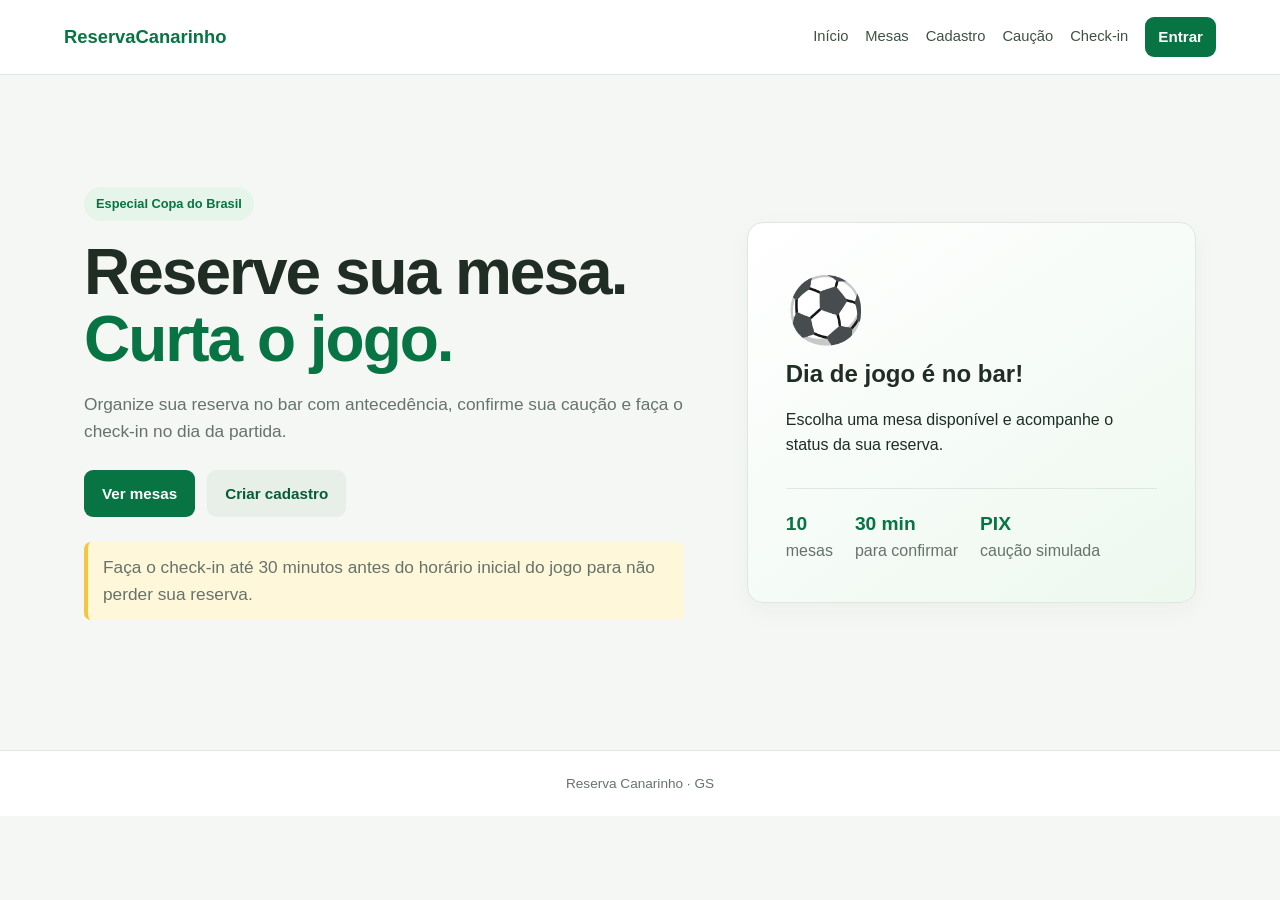
<file: index.html>
<!DOCTYPE html>
<html lang="en">
<head>
    <meta charset="UTF-8">
    <meta name="viewport" content="width=device-width, initial-scale=1.0">
    <title>ReservaCanarinho </title>
    <link rel="stylesheet" href="style.css">
    <script src="script.js" defer></script>
</head>
<body>
       <header class="topo">
        <a class="marca" href="index.html"> ReservaCanarinho</a>

        <nav>
            <a href="index.html">Início</a>
            <a href="mesas.html">Mesas</a>
            <a href="clientes.html">Cadastro</a>
            <a href="pagamento.html">Caução</a>
            <a href="checkin.html">Check-in</a>
            <a href="login.html" class="botao pequeno">Entrar</a>
        </nav>
    </header>

    <main class="hero">
        <section class="hero-texto">
            <span class="etiqueta">Especial Copa do Brasil</span>

            <h1>Reserve sua mesa.<br>
                <span>Curta o jogo.</span>
            </h1>

            <p>
                Organize sua reserva no bar com antecedência,
                confirme sua caução e faça o check-in no dia da partida.
            </p>

            <div class="acoes">
                <a class="botao" href="mesas.html">Ver mesas</a>
                <a class="botao secundario" href="clientes.html">
                    Criar cadastro
                </a>
            </div>

            <p class="aviso">
                Faça o check-in até 30 minutos antes do horário
                inicial do jogo para não perder sua reserva.
            </p>
        </section>

        <section class="cartao destaque">
            <div class="bola">⚽</div>
            <h2>Dia de jogo é no bar!</h2>

            <p>
                Escolha uma mesa disponível e acompanhe
                o status da sua reserva.
            </p>

            <div class="mini-estatisticas">
                <div>
                    <strong>10</strong>
                    <span>mesas</span>
                </div>

                <div>
                    <strong>30 min</strong>
                    <span>para confirmar</span>
                </div>

                <div>
                    <strong>PIX</strong>
                    <span>caução simulada</span>
                </div>
            </div>
        </section>
    </main>

    <footer>
        Reserva Canarinho · GS
    </footer>
</body>
</html>
</body>
</html>
</file>
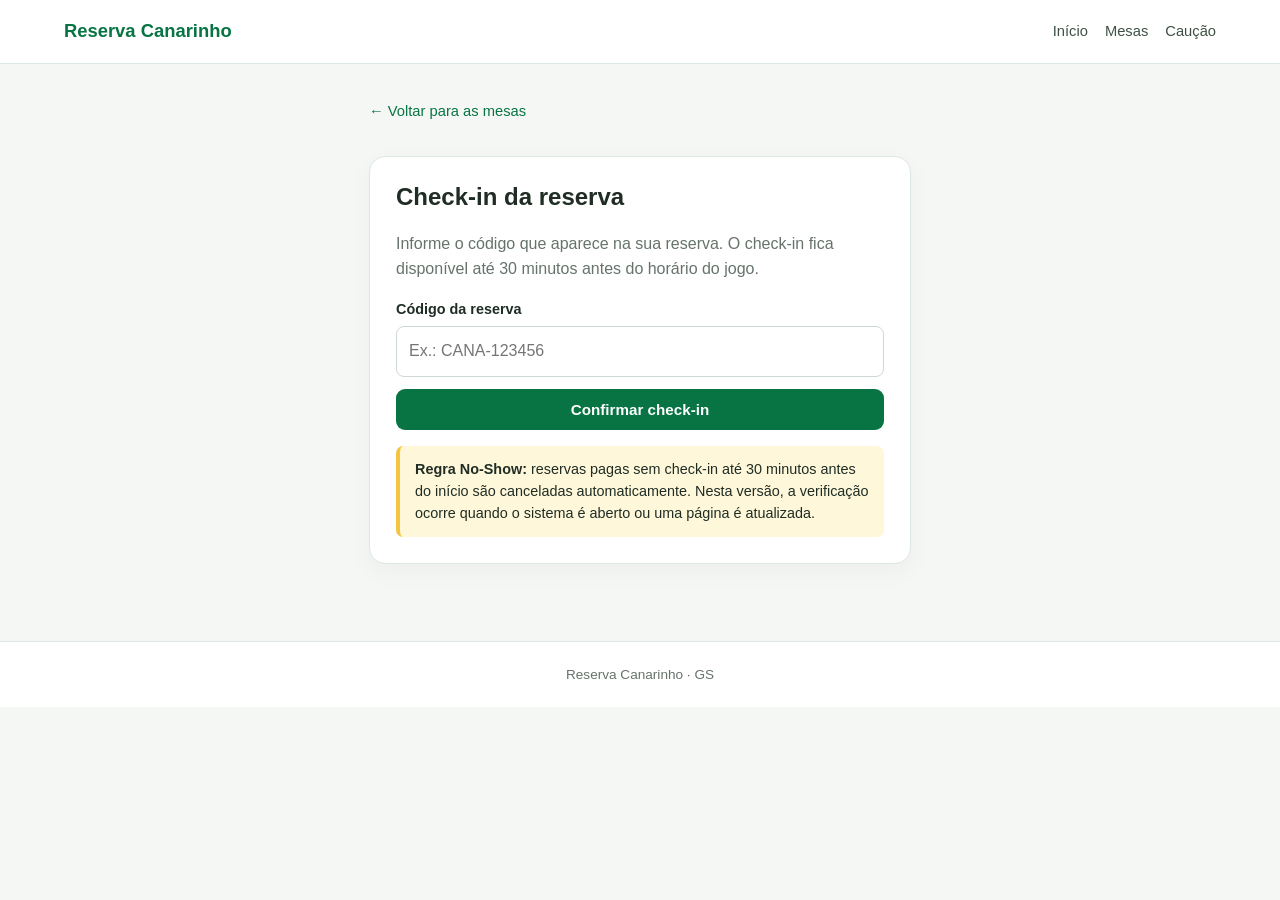
<file: checkin.html>
<!DOCTYPE html>
<html lang="en">
<head>
    <meta charset="UTF-8">
    <meta name="viewport" content="width=device-width, initial-scale=1.0">
    <title>Check-in </title>
      <link rel="stylesheet" href="style.css">
    <script src="script.js" defer></script>
</head>
<body>
       <header class="topo">
        <a class="marca" href="index.html"> Reserva Canarinho</a>

        <nav>
            <a href="index.html">Início</a>
            <a href="mesas.html">Mesas</a>
            <a href="pagamento.html">Caução</a>
        </nav>
    </header>

    <main class="container estreito">
        <a class="voltar" href="mesas.html">← Voltar para as mesas</a>

        <section class="cartao">
            <h1>Check-in da reserva</h1>

            <p class="muted">
                Informe o código que aparece na sua reserva.
                O check-in fica disponível até 30 minutos antes
                do horário do jogo.
            </p>

            <form id="formCheckin">
                <label for="codigoCheckin">Código da reserva</label>

                <input
                    id="codigoCheckin"
                    required
                    placeholder="Ex.: CANA-123456"
                >

                <button class="botao largura-total" type="submit">
                    Confirmar check-in
                </button>
            </form>

            <p id="mensagemCheckin" class="mensagem"
               aria-live="polite"></p>

            <div class="alerta">
                <strong>Regra No-Show:</strong>
                reservas pagas sem check-in até 30 minutos antes
                do início são canceladas automaticamente.
                Nesta versão, a verificação ocorre quando o sistema
                é aberto ou uma página é atualizada.
            </div>
        </section>
    </main>

    <footer>
        Reserva Canarinho · GS
    </footer>
</body>
</html>
</file>
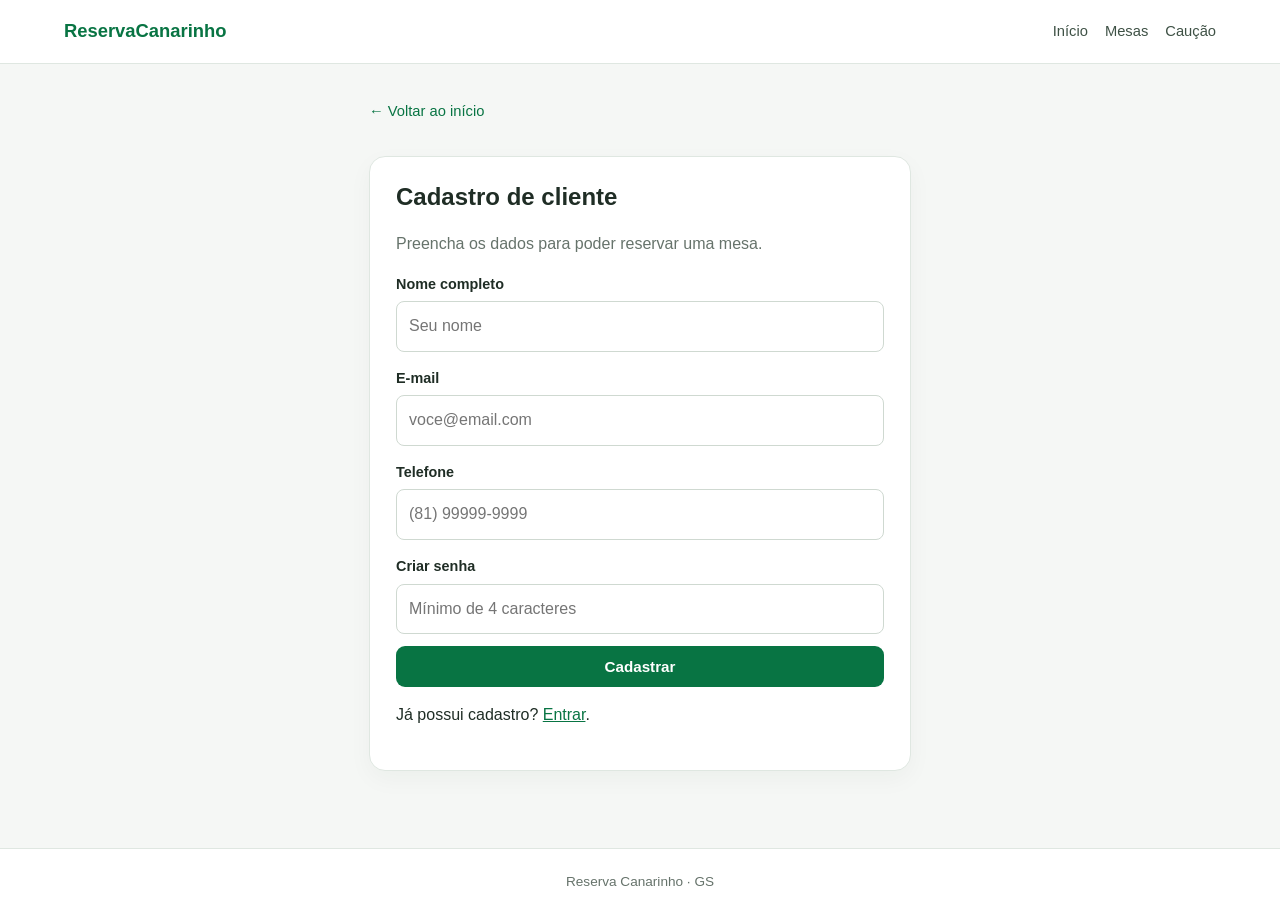
<file: clientes.html>
<!DOCTYPE html>
<html lang="en">
<head>
    <meta charset="UTF-8">
    <meta name="viewport" content="width=device-width, initial-scale=1.0">
    <title>Cadastro de clientes</title>
        <link rel="stylesheet" href="style.css">
    <script src="script.js" defer></script>
</head>
<body>
       <header class="topo">
        <a class="marca" href="index.html"> ReservaCanarinho</a>

        <nav>
            <a href="index.html">Início</a>
            <a href="mesas.html">Mesas</a>
            <a href="pagamento.html">Caução</a>
        </nav>
    </header>

    <main class="container estreito">
        <a class="voltar" href="index.html">← Voltar ao início</a>

        <section class="cartao">
            <h1>Cadastro de cliente</h1>

            <p class="muted">
                Preencha os dados para poder reservar uma mesa.
            </p>

            <form id="formCadastro">
                <label for="nome">Nome completo</label>
                <input
                    id="nome"
                    required
                    maxlength="80"
                    placeholder="Seu nome"
                >

                <label for="email">E-mail</label>
                <input
                    id="email"
                    type="email"
                    required
                    placeholder="voce@email.com"
                >

                <label for="telefone">Telefone</label>
                <input
                    id="telefone"
                    type="tel"
                    required
                    placeholder="(81) 99999-9999"
                >

                <label for="senha">Criar senha</label>
                <input
                    id="senha"
                    type="password"
                    required
                    minlength="4"
                    placeholder="Mínimo de 4 caracteres"
                >

                <button class="botao largura-total" type="submit">
                    Cadastrar
                </button>
            </form>

            <p id="mensagemCadastro" class="mensagem" aria-live="polite"></p>

            <p>
                Já possui cadastro?
                <a href="login.html">Entrar</a>.
            </p>
        </section>
    </main>

    <footer>
        Reserva Canarinho · GS
    </footer>
</body>
</html>
</file>
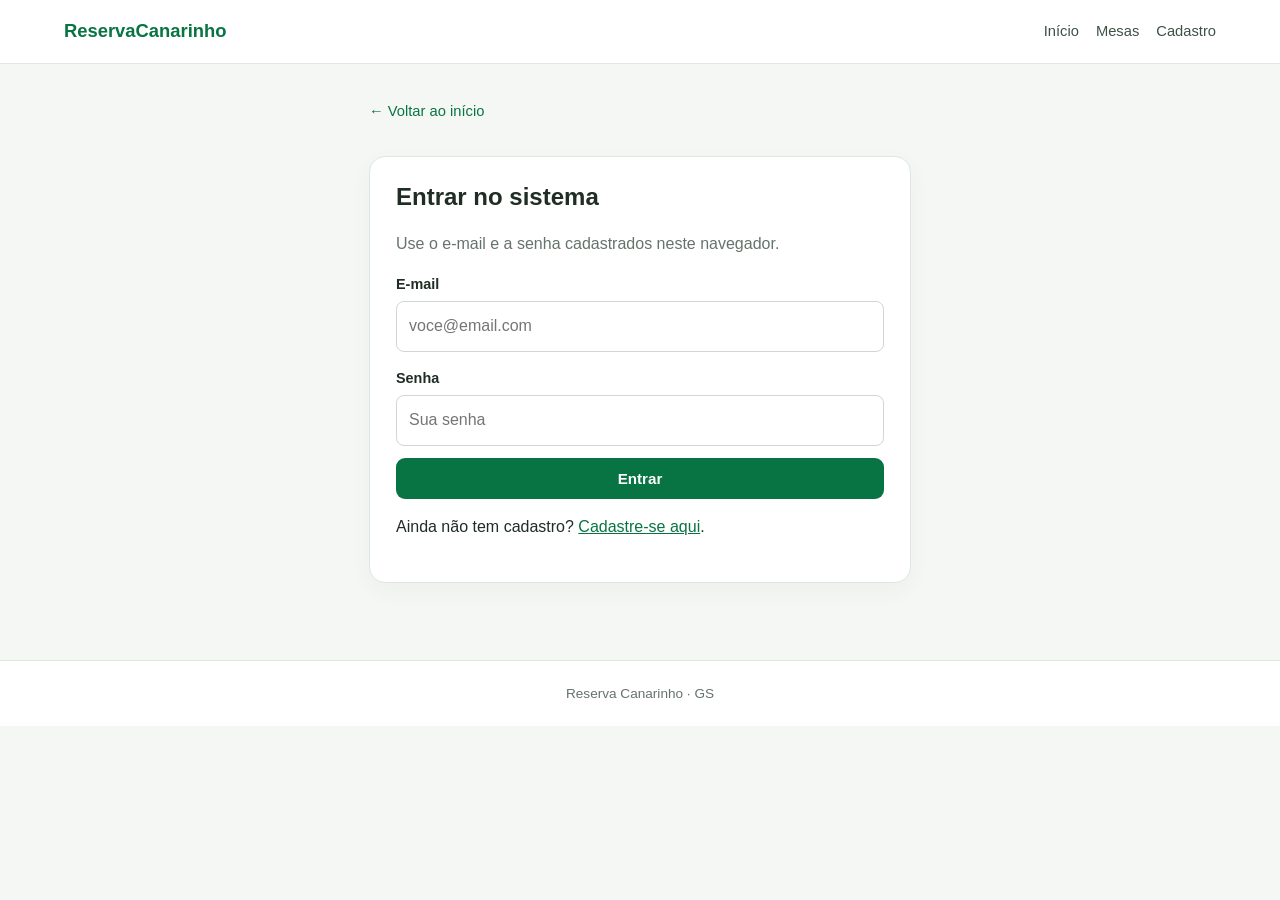
<file: login.html>
<!DOCTYPE html>
<html lang="en">
<head>
    <meta charset="UTF-8">
    <meta name="viewport" content="width=device-width, initial-scale=1.0">
    <title>Login</title>
     <link rel="stylesheet" href="style.css">
    <script src="script.js" defer></script>
</head>
<body>
        <header class="topo">
        <a class="marca" href="index.html">ReservaCanarinho</a>

        <nav>
            <a href="index.html">Início</a>
            <a href="mesas.html">Mesas</a>
            <a href="clientes.html">Cadastro</a>
        </nav>
    </header>

    <main class="container estreito">
        <a class="voltar" href="index.html">← Voltar ao início</a>

        <section class="cartao">
            <h1>Entrar no sistema</h1>

            <p class="muted">
                Use o e-mail e a senha cadastrados neste navegador.
            </p>

            <form id="formLogin">
                <label for="emailLogin">E-mail</label>
                <input
                    id="emailLogin"
                    type="email"
                    required
                    placeholder="voce@email.com"
                >

                <label for="senhaLogin">Senha</label>
                <input
                    id="senhaLogin"
                    type="password"
                    required
                    placeholder="Sua senha"
                >

                <button class="botao largura-total" type="submit">
                    Entrar
                </button>
            </form>

            <p id="mensagemLogin" class="mensagem" aria-live="polite"></p>

            <p>
                Ainda não tem cadastro?
                <a href="clientes.html">Cadastre-se aqui</a>.
            </p>
        </section>
    </main>

    <footer>
        Reserva Canarinho · GS
    </footer>
</body>
</html>
</file>
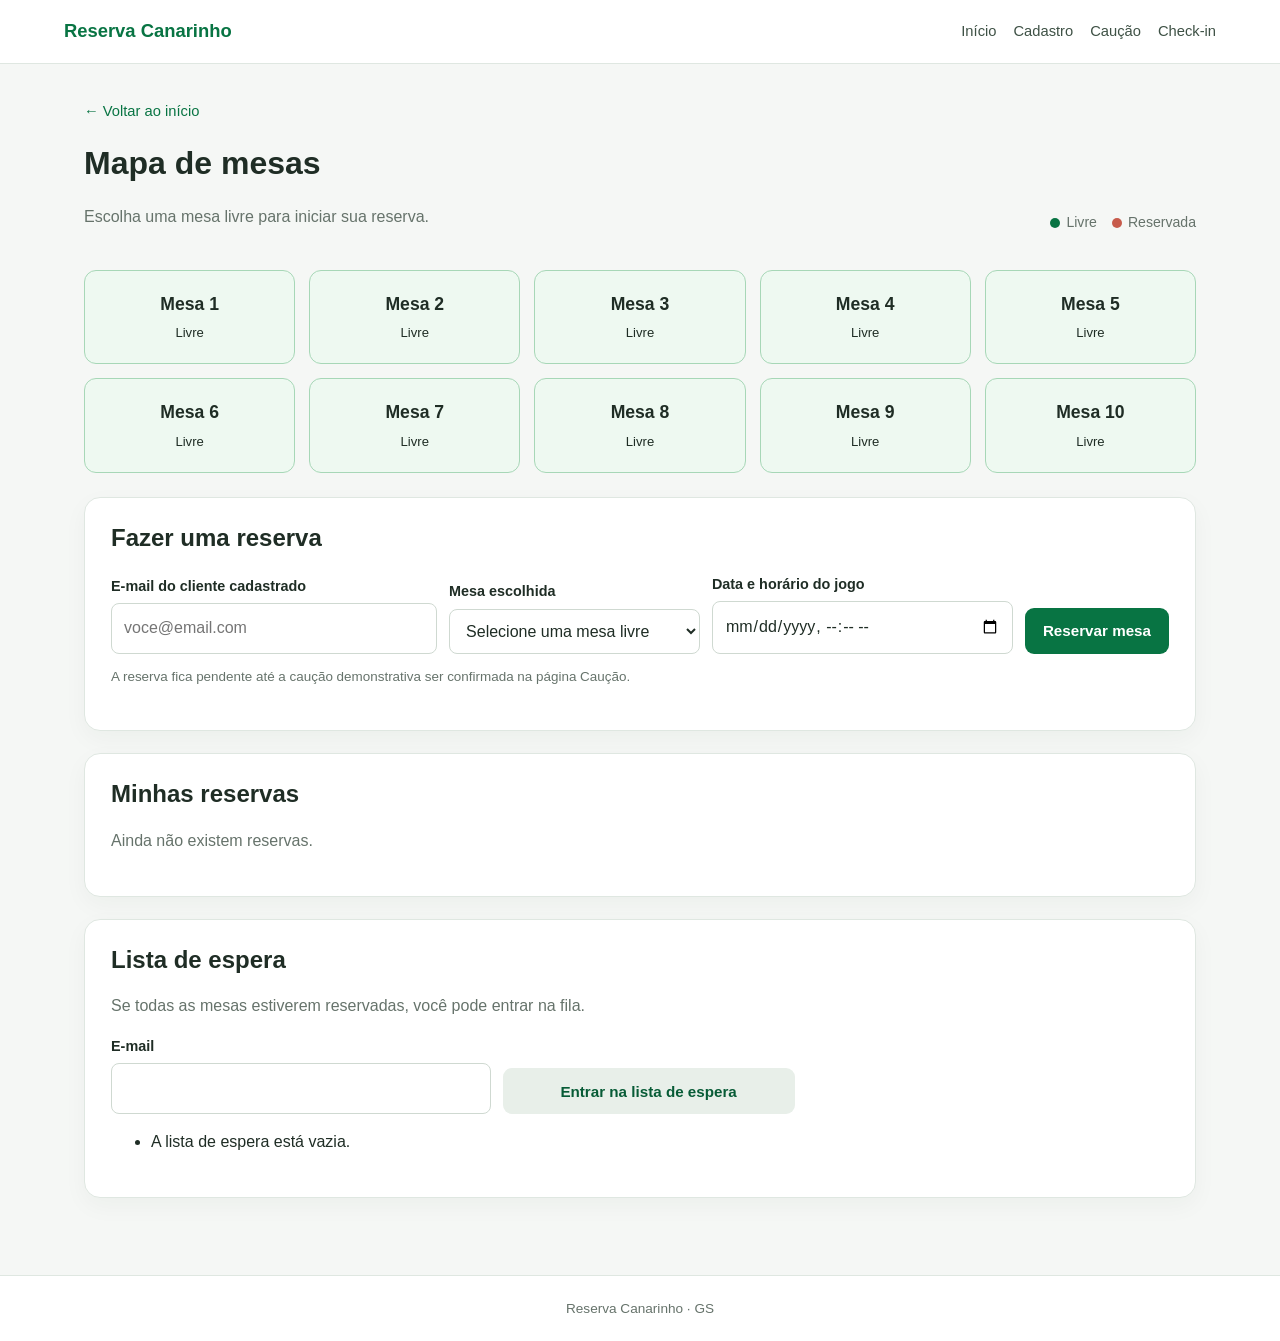
<file: mesas.html>
<!DOCTYPE html>
<html lang="en">
<head>
    <meta charset="UTF-8">
    <meta name="viewport" content="width=device-width, initial-scale=1.0">
    <title>Mapa de mesas</title>
     <link rel="stylesheet" href="style.css">
    <script src="script.js" defer></script>
</head>
<body>
    <header class="topo">
        <a class="marca" href="index.html"> Reserva Canarinho</a>

        <nav>
            <a href="index.html">Início</a>
            <a href="clientes.html">Cadastro</a>
            <a href="pagamento.html">Caução</a>
            <a href="checkin.html">Check-in</a>
        </nav>
    </header>

    <main class="container">
        <div class="cabecalho-pagina">
            <div>
                <a class="voltar" href="index.html">← Voltar ao início</a>
                <h1>Mapa de mesas</h1>
                <p class="muted">
                    Escolha uma mesa livre para iniciar sua reserva.
                </p>
            </div>

            <div class="legenda">
                <span><i class="ponto livre"></i> Livre</span>
                <span><i class="ponto ocupada"></i> Reservada</span>
            </div>
        </div>

        <div id="mapaMesas" class="grade-mesas"></div>

        <section class="cartao reserva-box">
            <h2>Fazer uma reserva</h2>

            <form id="formReserva" class="form-linha">
                <div>
                    <label for="clienteReserva">
                        E-mail do cliente cadastrado
                    </label>
                    <input
                        id="clienteReserva"
                        type="email"
                        required
                        placeholder="voce@email.com"
                    >
                </div>

                <div>
                    <label for="mesaReserva">Mesa escolhida</label>
                    <select id="mesaReserva" required>
                        <option value="">Selecione uma mesa livre</option>
                    </select>
                </div>

                <div>
                    <label for="dataReserva">
                        Data e horário do jogo
                    </label>
                    <input
                        id="dataReserva"
                        type="datetime-local"
                        required
                    >
                </div>

                <button class="botao" type="submit">Reservar mesa</button>
            </form>

            <p class="muted pequeno-texto">
                A reserva fica pendente até a caução demonstrativa
                ser confirmada na página Caução.
            </p>

            <p id="mensagemReserva" class="mensagem" aria-live="polite"></p>
        </section>

        <section class="cartao">
            <h2>Minhas reservas</h2>
            <div id="listaReservas"></div>
        </section>

        <section class="cartao">
            <h2>Lista de espera</h2>

            <p class="muted">
                Se todas as mesas estiverem reservadas,
                você pode entrar na fila.
            </p>

            <form id="formEspera" class="form-linha">
                <div>
                    <label for="emailEspera">E-mail</label>
                    <input id="emailEspera" type="email" required>
                </div>

                <button class="botao secundario" type="submit">
                    Entrar na lista de espera
                </button>
            </form>

            <p id="mensagemEspera" class="mensagem" aria-live="polite"></p>
            <ul id="listaEspera"></ul>
        </section>
    </main>

    <footer>
        Reserva Canarinho · GS
    </footer>

</body>
</html>
</file>
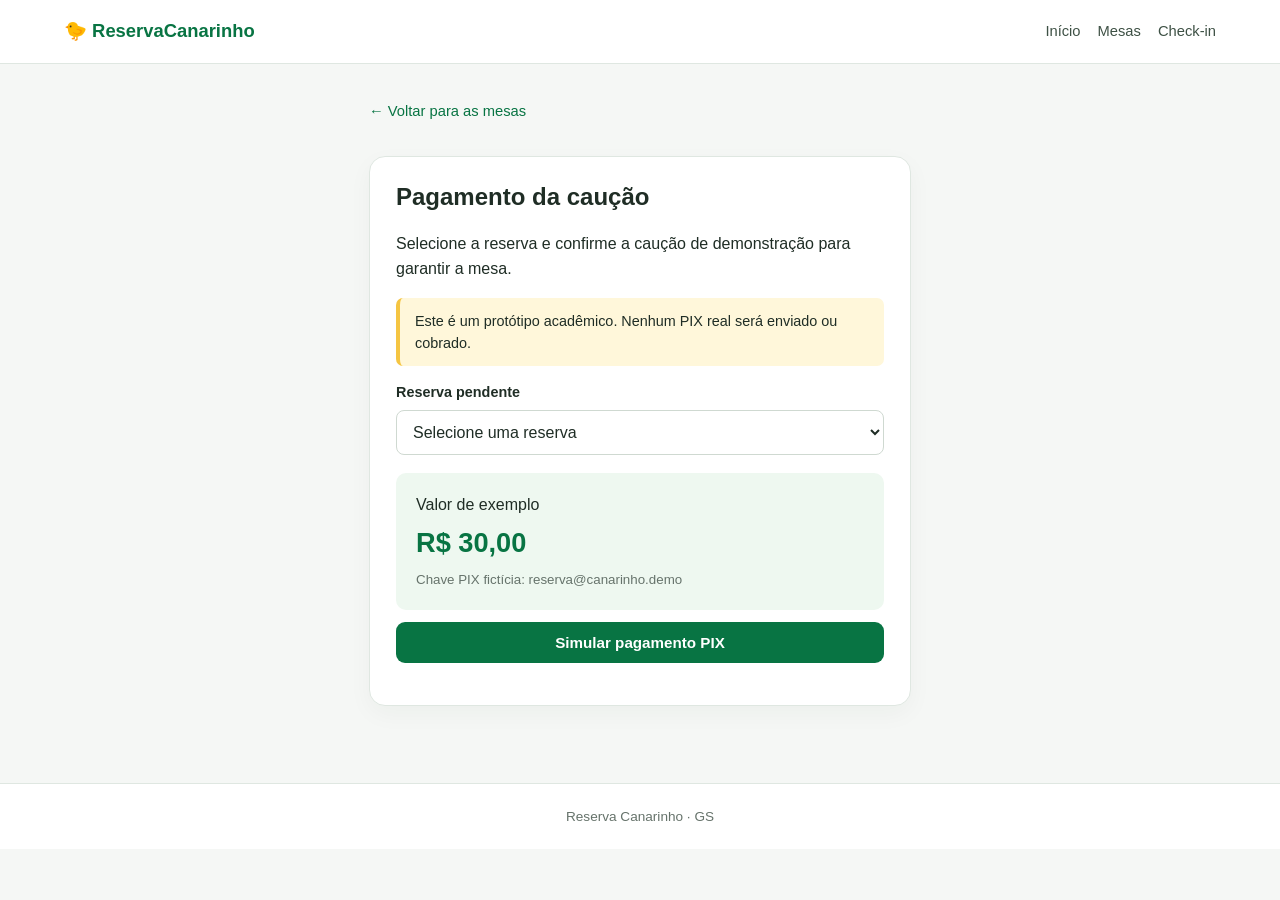
<file: pagamento.html>
<!DOCTYPE html>
<html lang="en">
<head>
    <meta charset="UTF-8">
    <meta name="viewport" content="width=device-width, initial-scale=1.0">
    <title>Caução </title>
        <link rel="stylesheet" href="style.css">
    <script src="script.js" defer></script>
</head>
<body>
        <header class="topo">
        <a class="marca" href="index.html">🐤 ReservaCanarinho</a>

        <nav>
            <a href="index.html">Início</a>
            <a href="mesas.html">Mesas</a>
            <a href="checkin.html">Check-in</a>
        </nav>
    </header>

    <main class="container estreito">
        <a class="voltar" href="mesas.html">← Voltar para as mesas</a>

        <section class="cartao">
            <h1>Pagamento da caução</h1>

            <p>
                Selecione a reserva e confirme a caução
                de demonstração para garantir a mesa.
            </p>

            <div class="alerta">
                Este é um protótipo acadêmico.
                Nenhum PIX real será enviado ou cobrado.
            </div>

            <form id="formPagamento">
                <label for="reservaPagamento">Reserva pendente</label>

                <select id="reservaPagamento" required>
                    <option value="">Selecione uma reserva</option>
                </select>

                <div class="pix-demo">
                    <span>Valor de exemplo</span>
                    <strong>R$ 30,00</strong>
                    <small>Chave PIX fictícia: reserva@canarinho.demo</small>
                </div>

                <button class="botao largura-total" type="submit">
                    Simular pagamento PIX
                </button>
            </form>

            <p id="mensagemPagamento" class="mensagem"
               aria-live="polite"></p>
        </section>
    </main>

    <footer>
        Reserva Canarinho · GS
    </footer>
</body>
</html>
</file>
<file: style.css>
:root {
    --verde: #087443;
    --verde-escuro: #075b36;
    --amarelo: #f5c542;
    --fundo: #f5f7f5;
    --texto: #1f2d25;
    --cinza: #66736b;
    --borda: #dfe7e1;
}

* {
    box-sizing: border-box;
}

body {
    margin: 0;
    font-family: Arial, Helvetica, sans-serif;
    color: var(--texto);
    background: var(--fundo);
    line-height: 1.55;
}

a {
    color: var(--verde);
}

.topo {
    background: #fff;
    display: flex;
    align-items: center;
    justify-content: space-between;
    gap: 20px;
    padding: 17px 5%;
    border-bottom: 1px solid var(--borda);
}

.marca {
    color: var(--verde);
    font-weight: 800;
    text-decoration: none;
    font-size: 1.15rem;
    white-space: nowrap;
}

nav {
    display: flex;
    align-items: center;
    gap: 17px;
    flex-wrap: wrap;
}

nav a {
    text-decoration: none;
    color: #3e5145;
    font-size: 0.92rem;
}

nav a:hover,
a:hover {
    color: var(--verde-escuro);
}

.hero {
    max-width: 1160px;
    min-height: 75vh;
    margin: auto;
    padding: 70px 24px;
    display: grid;
    grid-template-columns: 1.15fr 0.85fr;
    align-items: center;
    gap: 55px;
}

.hero h1 {
    font-size: clamp(2.5rem, 5vw, 4.5rem);
    line-height: 1.05;
    margin: 18px 0;
    letter-spacing: -2px;
}

.hero h1 span {
    color: var(--verde);
}

.hero-texto > p {
    max-width: 600px;
    color: var(--cinza);
    font-size: 1.08rem;
}

.etiqueta {
    display: inline-block;
    background: #e5f5e9;
    color: var(--verde);
    padding: 7px 12px;
    border-radius: 999px;
    font-size: 0.8rem;
    font-weight: 700;
}

.acoes {
    display: flex;
    gap: 12px;
    flex-wrap: wrap;
    margin: 25px 0;
}

.botao {
    display: inline-block;
    background: var(--verde);
    color: white;
    border: 0;
    border-radius: 9px;
    padding: 12px 18px;
    font-weight: 700;
    font-size: 0.95rem;
    cursor: pointer;
    text-decoration: none;
    text-align: center;
}

.botao:hover {
    color: white;
    background: var(--verde-escuro);
}

.botao.secundario {
    background: #e8efe9;
    color: var(--verde-escuro);
}

.botao.pequeno {
    padding: 8px 13px;
    color: white;
    background: var(--verde);
}

.largura-total {
    width: 100%;
    margin-top: 12px;
}

.cartao {
    background: #fff;
    border: 1px solid var(--borda);
    border-radius: 16px;
    padding: 26px;
    margin: 22px 0;
    box-shadow: 0 8px 24px rgba(24, 55, 36, 0.04);
}

.cartao h1,
.cartao h2 {
    margin-top: 0;
    line-height: 1.2;
}

.destaque {
    padding: 38px;
    background: linear-gradient(145deg, #fff, #edf8ef);
}

.bola {
    font-size: 4rem;
}

.mini-estatisticas {
    display: flex;
    gap: 22px;
    margin-top: 30px;
    border-top: 1px solid var(--borda);
    padding-top: 20px;
}

.mini-estatisticas div {
    display: grid;
}

.mini-estatisticas strong {
    font-size: 1.2rem;
    color: var(--verde);
}

.mini-estatisticas span,
.muted {
    color: var(--cinza);
}

.aviso,
.alerta {
    background: #fff7da;
    border-left: 4px solid var(--amarelo);
    border-radius: 7px;
    padding: 12px 15px;
    font-size: 0.9rem;
}

.container {
    max-width: 1160px;
    padding: 32px 24px 55px;
    margin: auto;
}

.estreito {
    max-width: 590px;
}

.voltar {
    display: inline-block;
    text-decoration: none;
    margin: 4px 0 12px;
    font-size: 0.92rem;
}

label {
    display: block;
    font-weight: 700;
    font-size: 0.9rem;
    margin: 15px 0 6px;
}

input,
select {
    width: 100%;
    padding: 12px;
    border: 1px solid #cfd9d1;
    border-radius: 8px;
    background: white;
    color: var(--texto);
    font: inherit;
}

input:focus,
select:focus {
    outline: 2px solid #9bd6b2;
    border-color: var(--verde);
}

.mensagem {
    font-weight: 700;
    margin-bottom: 0;
}

.mensagem.erro {
    color: #b42318;
}

.mensagem.sucesso {
    color: var(--verde);
}

.cabecalho-pagina {
    display: flex;
    justify-content: space-between;
    gap: 20px;
    align-items: end;
    flex-wrap: wrap;
}

.cabecalho-pagina h1 {
    margin: 5px 0;
}

.legenda {
    display: flex;
    gap: 15px;
    font-size: 0.88rem;
    color: var(--cinza);
    padding-bottom: 12px;
}

.legenda span {
    display: flex;
    gap: 6px;
    align-items: center;
}

.ponto {
    display: inline-block;
    width: 10px;
    height: 10px;
    border-radius: 50%;
}

.ponto.livre {
    background: var(--verde);
}

.ponto.ocupada {
    background: #c75b4b;
}

.grade-mesas {
    display: grid;
    grid-template-columns: repeat(5, 1fr);
    gap: 14px;
    margin: 24px 0;
}

.mesa {
    border: 1px solid var(--borda);
    background: white;
    border-radius: 12px;
    padding: 20px 10px;
    text-align: center;
}

.mesa strong {
    display: block;
    font-size: 1.1rem;
}

.mesa span {
    display: block;
    font-size: 0.82rem;
    margin-top: 5px;
}

.mesa.livre {
    border-color: #a7d7b7;
    background: #eef9f1;
}

.mesa.ocupada {
    border-color: #edc1ba;
    background: #fff0ed;
    color: #a23d30;
}

.form-linha {
    display: grid;
    grid-template-columns: 1.3fr 1fr 1.2fr auto;
    align-items: end;
    gap: 12px;
}

.form-linha label {
    margin-top: 0;
}

.form-linha .botao {
    margin-bottom: 0;
    min-height: 46px;
}

.pequeno-texto {
    font-size: 0.84rem;
}

.reserva-item {
    border-top: 1px solid var(--borda);
    padding: 14px 0;
}

.reserva-item:first-child {
    border-top: 0;
}

.status {
    display: inline-block;
    border-radius: 999px;
    padding: 3px 9px;
    background: #edf1ee;
    font-size: 0.78rem;
    font-weight: 700;
}

.status.pago,
.status.confirmada,
.status.checkin {
    color: var(--verde);
    background: #e4f5e8;
}

.status.cancelada {
    color: #a23d30;
    background: #fff0ed;
}

.pix-demo {
    margin-top: 18px;
    padding: 20px;
    display: grid;
    gap: 5px;
    border-radius: 10px;
    background: #eef8f0;
}

.pix-demo strong {
    color: var(--verde);
    font-size: 1.7rem;
}

.pix-demo small {
    color: var(--cinza);
}

footer {
    text-align: center;
    padding: 22px;
    color: var(--cinza);
    font-size: 0.85rem;
    border-top: 1px solid var(--borda);
    background: #fff;
}

@media (max-width: 800px) {
    .topo {
        align-items: flex-start;
        flex-direction: column;
    }

    nav {
        gap: 12px;
    }

    .hero {
        grid-template-columns: 1fr;
        padding-top: 40px;
        gap: 20px;
    }

    .grade-mesas {
        grid-template-columns: repeat(2, 1fr);
    }

    .form-linha {
        grid-template-columns: 1fr;
    }

    .mini-estatisticas {
        gap: 15px;
    }

    .grade-mesas {
    display: grid;
    grid-template-columns: repeat(4, minmax(0, 1fr));
    gap: 18px;
    margin: 25px 0;
}

.mesa {
    min-height: 115px;
    padding: 16px 8px;
    border: 2px solid transparent;
    border-radius: 14px;
    display: flex;
    flex-direction: column;
    align-items: center;
    justify-content: center;
    gap: 7px;
    font-family: inherit;
    cursor: pointer;
    transition: transform 0.2s, box-shadow 0.2s;
}

.mesa.livre {
    background: #e4f8ec;
    border-color: #28a765;
    color: #176b3c;
}

.mesa.ocupada {
    background: #fde8e8;
    border-color: #dc4545;
    color: #a32020;
    cursor: not-allowed;
    opacity: 0.85;
}

.mesa.selecionada {
    background: #e3efff;
    border-color: #2478e5;
    color: #124c9c;
    box-shadow: 0 0 0 3px #2478e533;
}

.mesa:not(:disabled):hover {
    transform: translateY(-3px);
    box-shadow: 0 5px 14px #00000015;
}

.mesa:focus-visible {
    outline: 3px solid #2478e5;
    outline-offset: 3px;
}

.mesa:disabled {
    cursor: not-allowed;
}

.icone-mesa {
    font-size: 27px;
}

.mesa small {
    font-size: 12px;
}

@media (max-width: 600px) {
    .grade-mesas {
        grid-template-columns: repeat(2, minmax(0, 1fr));
        gap: 12px;
    }
}
}
</file>
